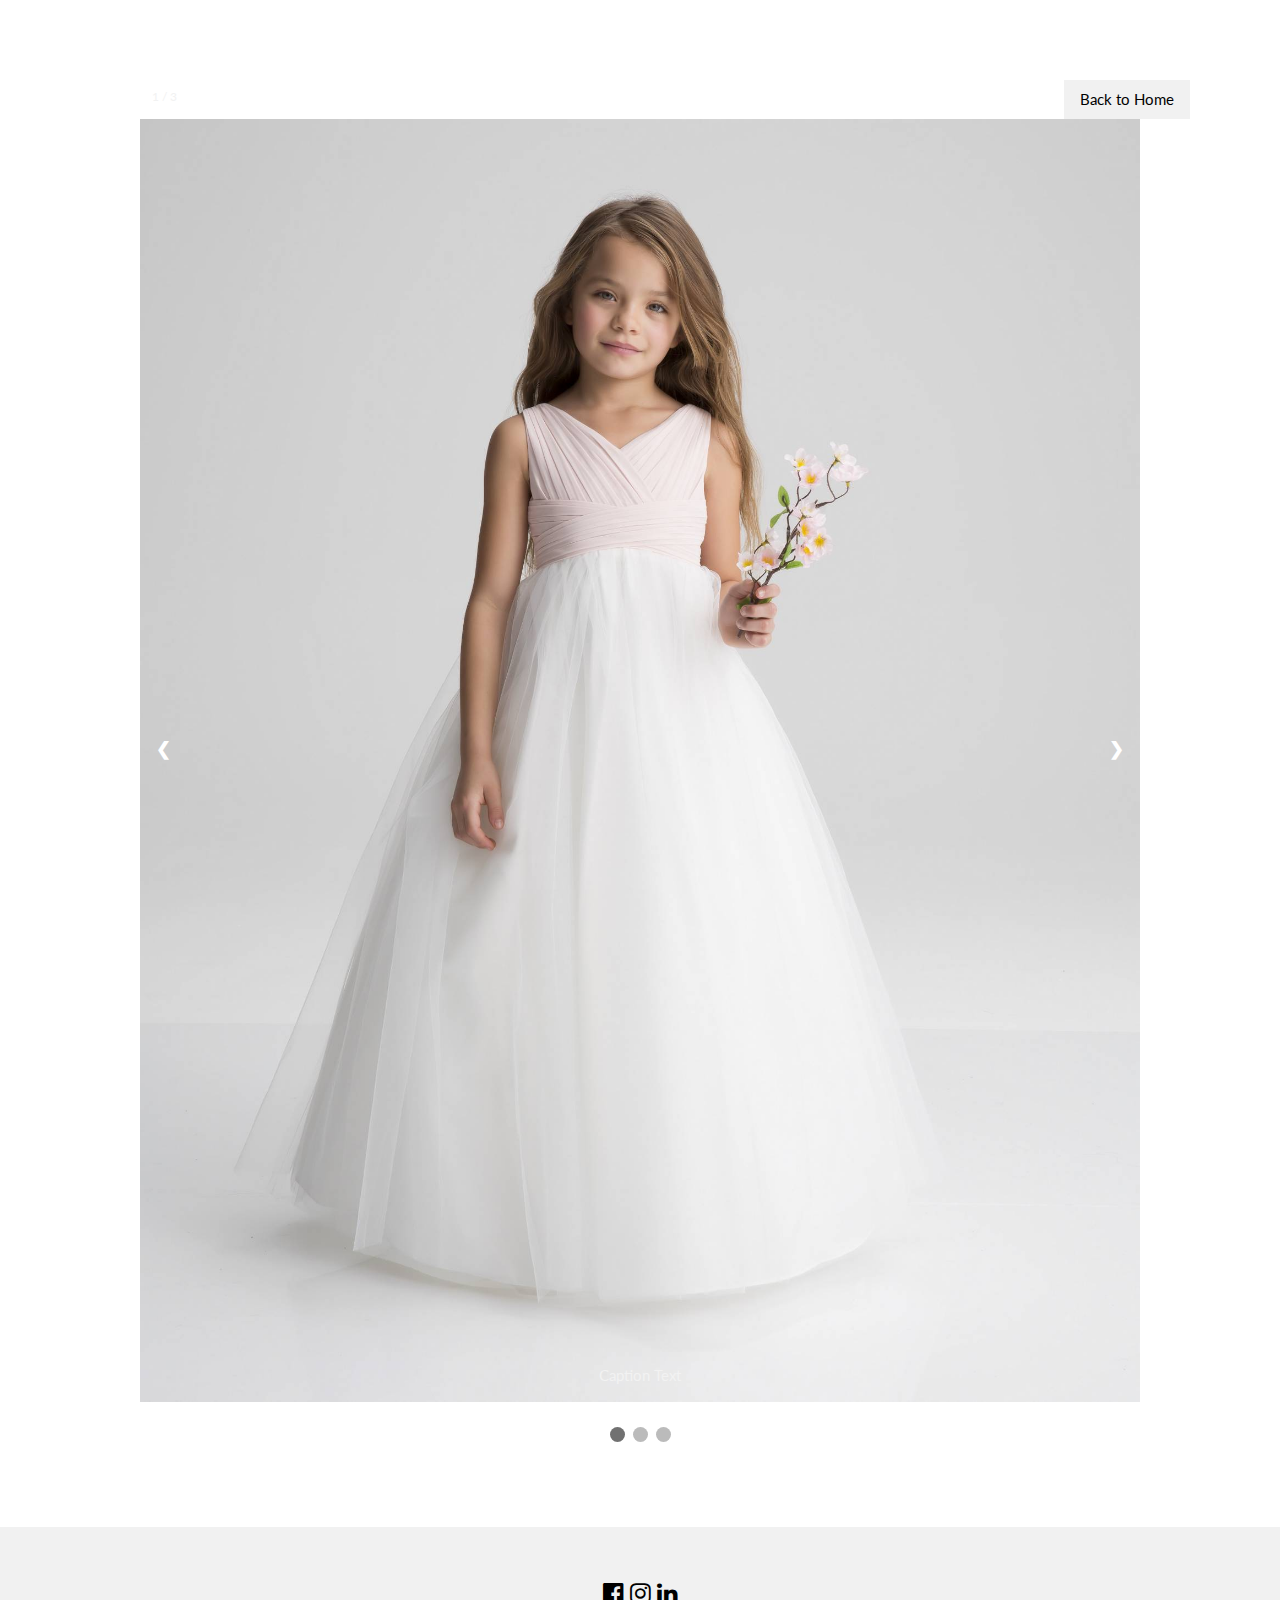
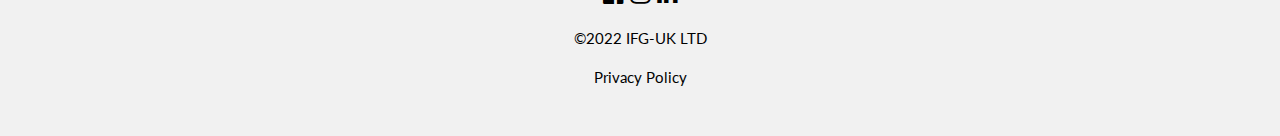
<file: bill_levkoff_images.html>
<!DOCTYPE html>
<html>
<head>
<title>IFG UK - Collections</title>
<meta charset="UTF-8">
<meta name="viewport" content="width=device-width, initial-scale=1">
<link rel="stylesheet" href="w3.css">
<link rel="shortcut icon" type="image/x-icon" href="images/1.ico"/>
<link rel="stylesheet" href="https://fonts.googleapis.com/css?family=Lato">
<link rel="stylesheet" href="https://cdnjs.cloudflare.com/ajax/libs/font-awesome/4.7.0/css/font-awesome.min.css">
<script src="https://ajax.googleapis.com/ajax/libs/jquery/1.7.2/jquery.min.js" type="text/javascript"></script>
<style>
html,body,h1,h2,h3,h4 {font-family:"Lato", sans-serif}
.w3-tag, .fa {cursor:pointer}
.w3-tag {height:15px;width:15px;padding:0;margin-top:6px}
a {text-decoration: none;}

/* Slideshow container */
.slideshow-container {
  max-width: 1000px;
  position: relative;
  margin: auto;
}

/* Next & previous buttons */
.prev, .next {
  cursor: pointer;
  position: absolute;
  top: 50%;
  width: auto;
  padding: 16px;
  margin-top: -22px;
  color: white;
  font-weight: bold;
  font-size: 18px;
  transition: 0.6s ease;
  border-radius: 0 3px 3px 0;
  user-select: none;
}

/* Position the "next button" to the right */
.next {
  right: 0;
  border-radius: 3px 0 0 3px;
}

/* On hover, add a black background color with a little bit see-through */
.prev:hover, .next:hover {
  background-color: rgba(0,0,0,0.8);
}

/* Caption text */
.text {
  color: #f2f2f2;
  font-size: 15px;
  padding: 8px 12px;
  position: absolute;
  bottom: 8px;
  width: 100%;
  text-align: center;
}

/* Number text (1/3 etc) */
.numbertext {
  color: #f2f2f2;
  font-size: 12px;
  padding: 8px 12px;
  position: absolute;
  top: 0;
}

/* The dots/bullets/indicators */
.dot {
  cursor: pointer;
  height: 15px;
  width: 15px;
  margin: 0 2px;
  background-color: #bbb;
  border-radius: 50%;
  display: inline-block;
  transition: background-color 0.6s ease;
}

.active, .dot:hover {
  background-color: #717171;
}

/* Fading animation */
.fade {
  animation-name: fade;
  animation-duration: 1.5s;
}

@keyframes fade {
  from {opacity: .4}
  to {opacity: 1}
}

/* On smaller screens, decrease text size */
@media only screen and (max-width: 300px) {
  .prev, .next,.text {font-size: 11px}
}
</style>

</head>
<body>


<!-- Content -->
<div class="w3-content" style="max-width:1100px;margin-top:80px;margin-bottom:80px">
  <a href="/" style = "float:right;"><button class="w3-button w3-light-grey w3-block">Back to Home</button></a>
  <p></p>


  <div class="slideshow-container">

  <div class="mySlides fade">
    <div class="numbertext">1 / 3</div>
    <img src="images/a1.jpg" style="width:100%">
    <div class="text">Caption Text</div>
  </div>

  <div class="mySlides fade">
    <div class="numbertext">2 / 3</div>
    <img src="images/a2.jpg" style="width:100%">
    <div class="text">Caption Two</div>
  </div>

  <div class="mySlides fade">
    <div class="numbertext">3 / 3</div>
    <img src="images/a3.jpg" style="width:100%">
    <div class="text">Caption Three</div>
  </div>

  <a class="prev" onclick="plusSlides(-1)">❮</a>
  <a class="next" onclick="plusSlides(1)">❯</a>

  </div>
  <br>

  <div style="text-align:center">
    <span class="dot" onclick="currentSlide(1)"></span>
    <span class="dot" onclick="currentSlide(2)"></span>
    <span class="dot" onclick="currentSlide(3)"></span>
  </div>



</div>

<!-- Footer -->
<footer class="w3-container w3-padding-32 w3-light-grey w3-center">
  <div class="w3-xlarge w3-section">
    <i class="fa fa-facebook-official w3-hover-opacity"></i>
    <i class="fa fa-instagram w3-hover-opacity"></i>
    <i class="fa fa-linkedin w3-hover-opacity"></i>
  </div>

  <div class="w3-section">
    <p>&copy;2022 IFG-UK LTD</p>
  </div>

  <div class="w3-section">
    <a href="/privacy_policy.html">Privacy Policy</a>
  </div>

</footer>


<script>

let slideIndex = 1;
showSlides(slideIndex);

function plusSlides(n) {
  showSlides(slideIndex += n);
}

function currentSlide(n) {
  showSlides(slideIndex = n);
}

function showSlides(n) {
  let i;
  let slides = document.getElementsByClassName("mySlides");
  let dots = document.getElementsByClassName("dot");
  if (n > slides.length) {slideIndex = 1}
  if (n < 1) {slideIndex = slides.length}
  for (i = 0; i < slides.length; i++) {
    slides[i].style.display = "none";
  }
  for (i = 0; i < dots.length; i++) {
    dots[i].className = dots[i].className.replace(" active", "");
  }
  slides[slideIndex-1].style.display = "block";
  dots[slideIndex-1].className += " active";
}

</script>


</body>
</html>
</file>
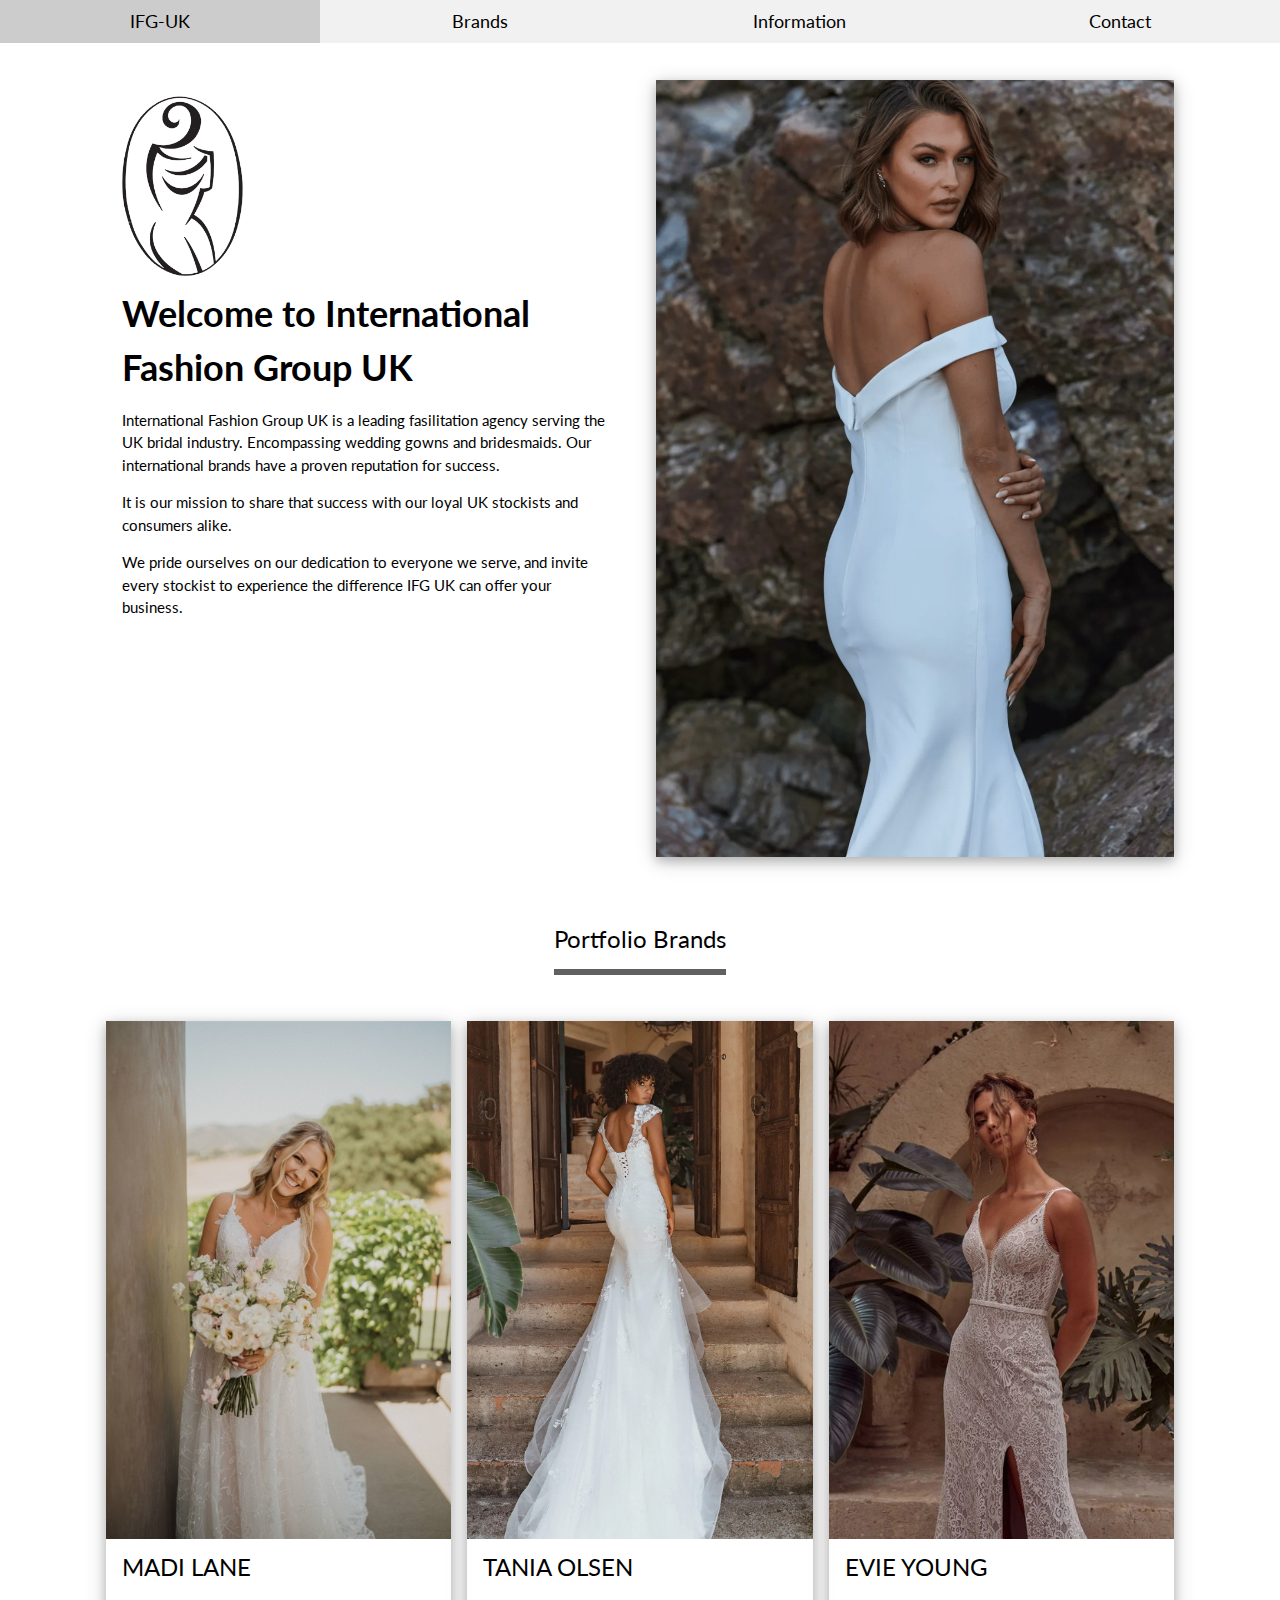
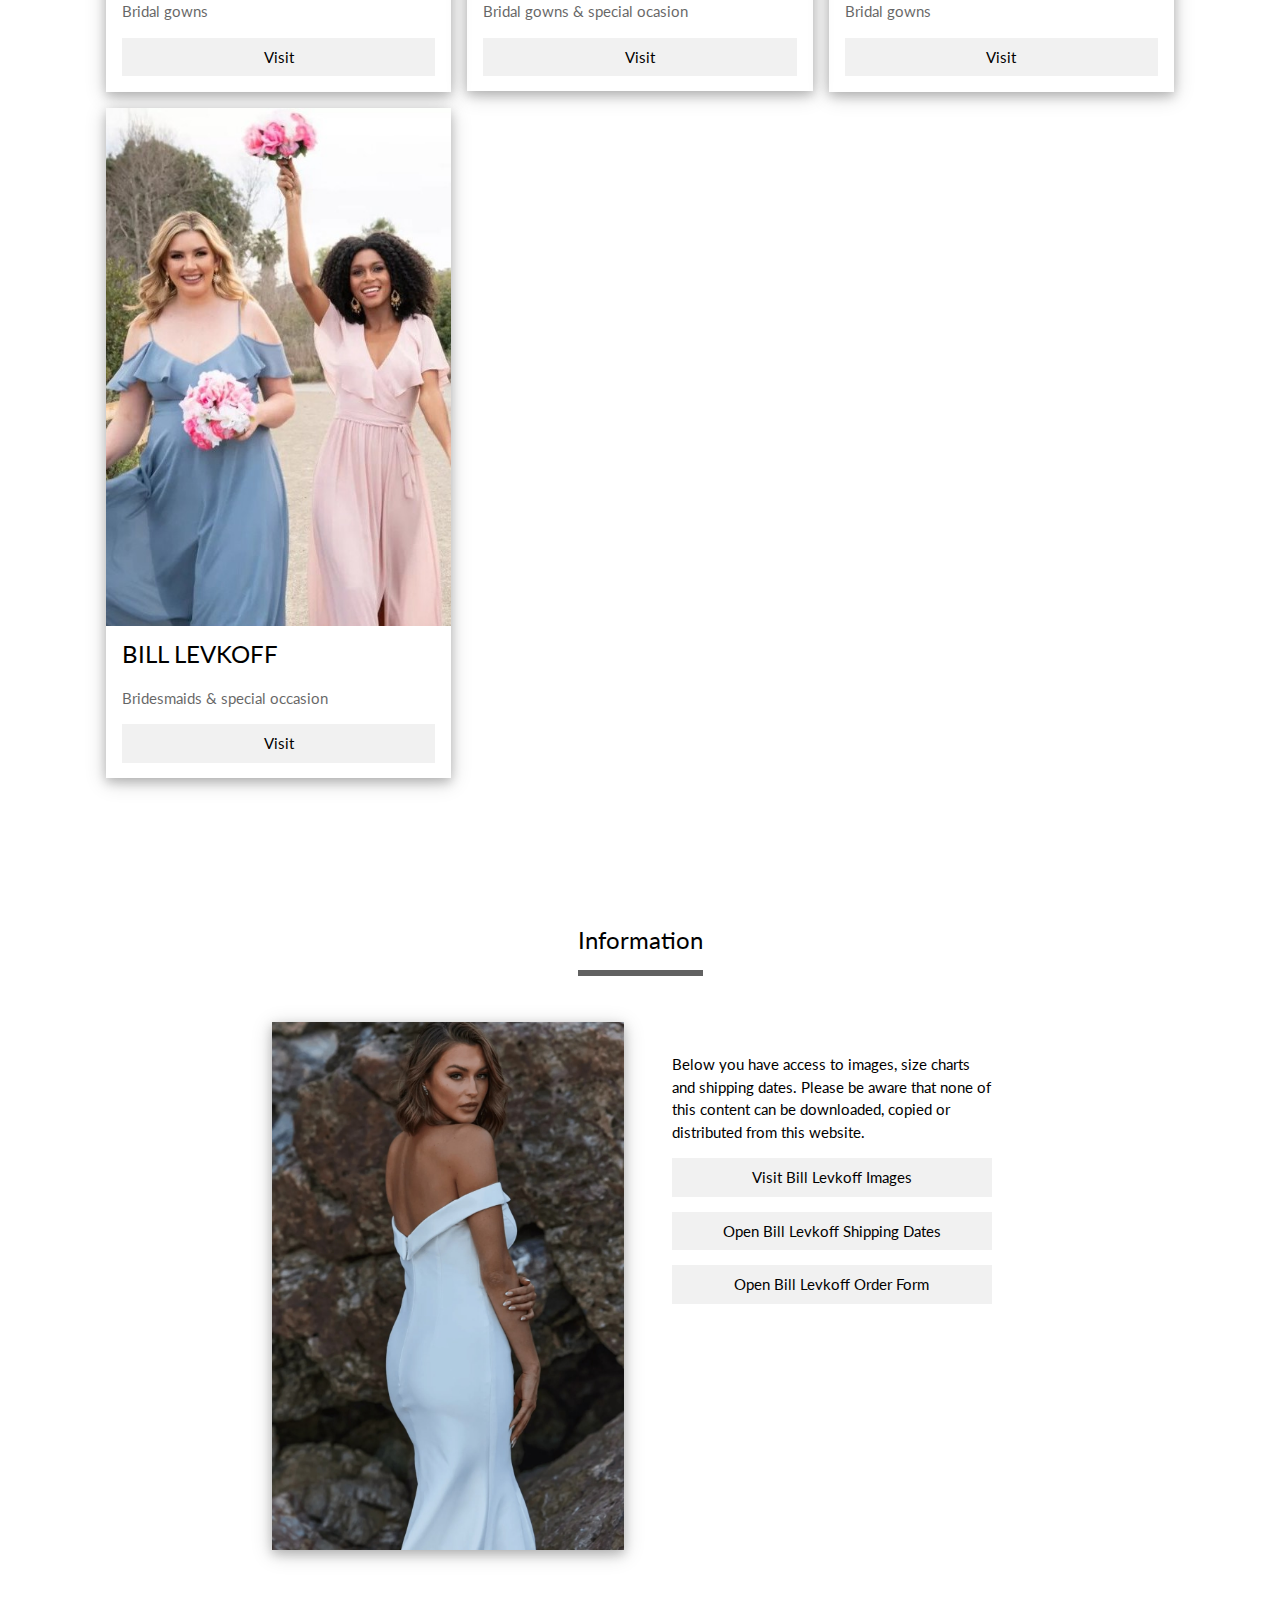
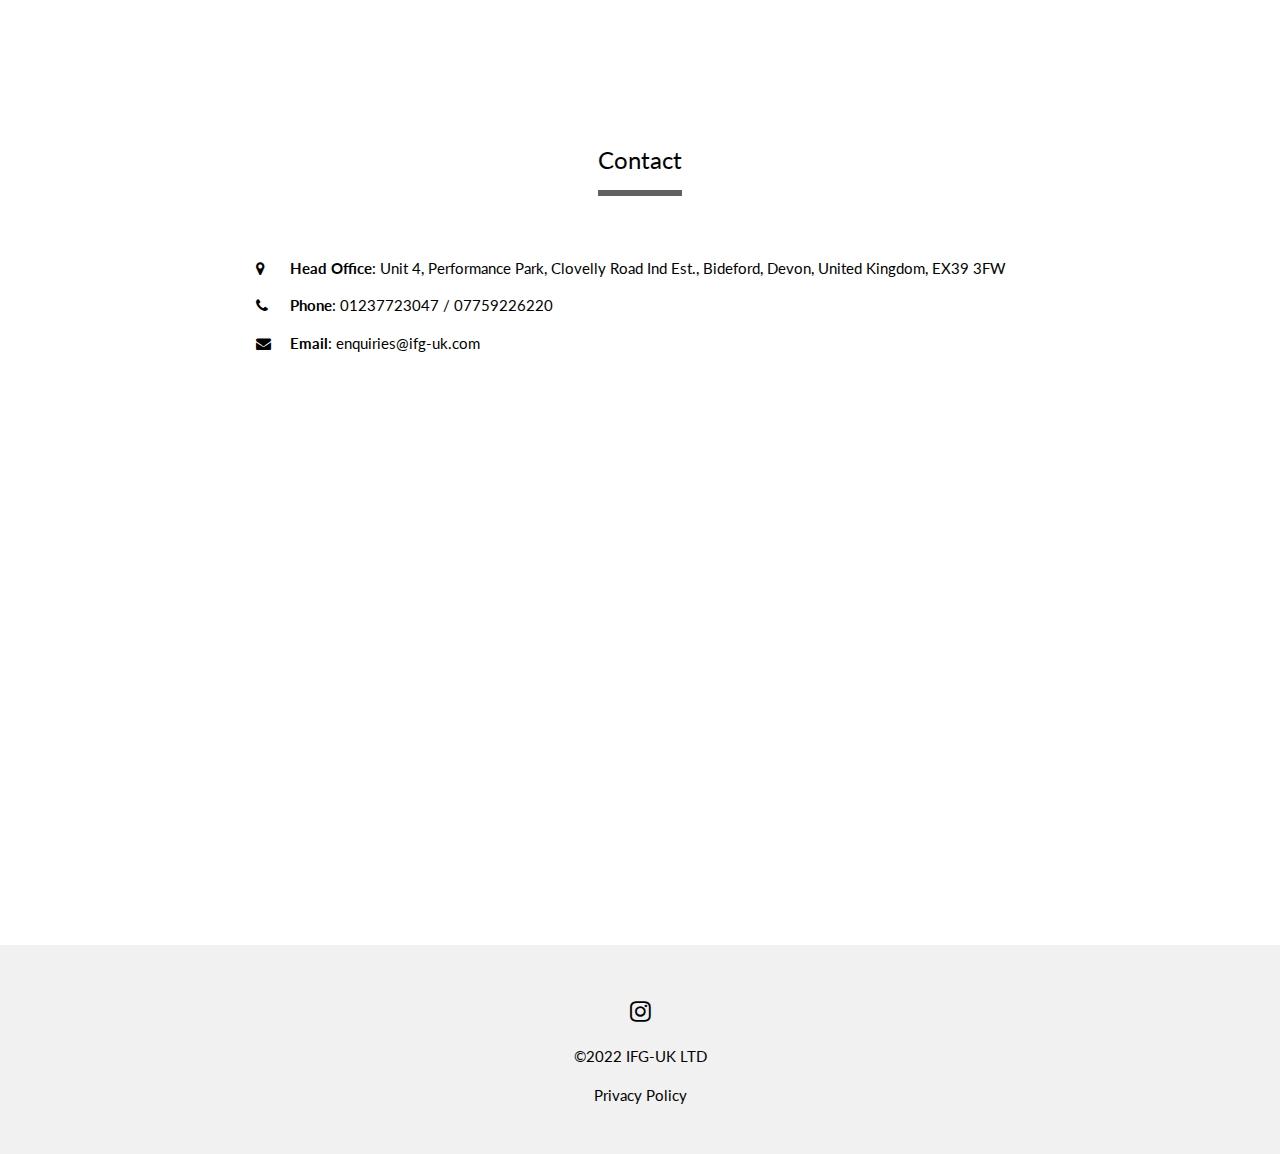
<file: main.html>
<!DOCTYPE html>
<html>
<head>
<title>IFG UK</title>
<meta charset="UTF-8">
<meta name="viewport" content="width=device-width, initial-scale=1">
<link rel="stylesheet" href="w3.css">
<link rel="shortcut icon" type="image/x-icon" href="images/1.ico"/>
<link rel="stylesheet" href="https://fonts.googleapis.com/css?family=Lato">
<link rel="stylesheet" href="https://cdnjs.cloudflare.com/ajax/libs/font-awesome/4.7.0/css/font-awesome.min.css">
<script src="https://ajax.googleapis.com/ajax/libs/jquery/1.7.2/jquery.min.js" type="text/javascript"></script>
<style>
html,body,h1,h2,h3,h4 {font-family:"Lato", sans-serif}
.w3-tag, .fa {cursor:pointer}
.w3-tag {height:15px;width:15px;padding:0;margin-top:6px}
.map-responsive{overflow:hidden;padding-bottom:56.25%;position:relative;height:0;}
.map-responsive iframe{left:0;top:0;height:100%;width:100%;position:absolute;}
a {text-decoration: none;}
#cycler{display: grid; grid-template-columns: 1fr;}
#cycler img{z-index:1;grid-row-start: 1; grid-column-start: 1;}
#cycler img.active{z-index:3}

</style>

</head>
<body>

<!-- Links (sit on top) -->

<div class="w3-top" style = "z-index:9999">
  <div class="w3-row w3-large w3-light-grey">
    <div class="w3-col s3">
    <a href="#" class="w3-button w3-block">IFG-UK</a>
    </div>
    <div class="w3-col s3">
      <a href="#brands" class="w3-button w3-block">Brands</a>
    </div>
    <div class="w3-col s3">
      <a href="#Info" class="w3-button w3-block">Information</a>
    </div>
    <div class="w3-col s3">
      <a href="#contact" class="w3-button w3-block">Contact</a>
    </div>
  </div>
</div>

<!-- Content -->
<div class="w3-content" style="max-width:1100px;margin-top:80px;margin-bottom:80px">

  <div class="w3-half w3-container">
    <div class="w3-panel">
      <img src="images/IFG-LOGO-BLACK.png" style="width:25%">
      <h1><b>Welcome to International Fashion Group UK</b></h1>
      <p>International Fashion Group UK is a leading fasilitation agency serving the UK bridal industry. Encompassing wedding gowns and bridesmaids. Our international brands have a proven reputation for success.</p>
      <p>It is our mission to share that success with our loyal UK stockists and consumers alike.</p>
      <p>We pride ourselves on our dedication to everyone we serve, and invite every stockist to experience the difference IFG UK can offer your business.</p>
    </div>
  </div>

<div class="w3-half w3-container">
  <div class="w3-card-4" id="cycler">
    <img class="active" src="images/1.jpg" style="width:100%"/>
    <img src="images/2.jpg" style="width:100%"/>
    <img src="images/3.jpg"style="width:100%"/>
    <img src="images/4.jpg"style="width:100%"/>
    <img src="images/5.jpg"style="width:100%"/>
    <img src="images/6.jpg"style="width:100%"/>
    <img src="images/7.jpg"style="width:100%"/>
    <img src="images/8.jpg"style="width:100%"/>
    <img src="images/9.jpg"style="width:100%"/>
    <img src="images/10.jpg"style="width:100%"/>
    <img src="images/11.jpg"style="width:100%"/>
    <img src="images/12.jpg"style="width:100%"/>
    <img src="images/13.jpg"style="width:100%"/>
    <img src="images/14.jpg"style="width:100%"/>
    <img src="images/15.jpg"style="width:100%"/>
  </div>
</div>

  <!-- Grid -->
  <div class="w3-row-padding">
    <div class="w3-center w3-padding-64" id="brands">
      <span class="w3-xlarge w3-bottombar w3-border-dark-grey w3-padding-16">Portfolio Brands</span>
    </div>

    <div class="w3-third w3-margin-bottom">
      <div class="w3-card-4">
        <img src="images/madi_example.jpg" alt="MADI LANE" style="width:100%">
        <div class="w3-container">
          <h3>MADI LANE</h3>
          <p class="w3-opacity">Bridal gowns</p>
          <p><a href="https://madilane.com/" target="_blank"><button class="w3-button w3-light-grey w3-block">Visit</button></a></p>
        </div>
      </div>
    </div>

    <div class="w3-third w3-margin-bottom">
      <div class="w3-card-4">
        <img src="images/tania_example.jpg" alt="EVIE YOUNG" style="width:100%">
        <div class="w3-container">
          <h3>TANIA OLSEN</h3>
          <p class="w3-opacity">Bridal gowns & special ocasion</p>
          <p><a href="https://www.taniaolsen.com.au/" target="_blank"><button class="w3-button w3-light-grey w3-block">Visit</button></a></p>
        </div>
      </div>
    </div>

    <div class="w3-third w3-margin-bottom">
      <div class="w3-card-4">
        <img src="images/evie_example.jpg" alt="EVIE YOUNG" style="width:100%">
        <div class="w3-container">
          <h3>EVIE YOUNG</h3>
          <p class="w3-opacity">Bridal gowns</p>
          <p><a href="https://evieyoung.com/" target="_blank"><button class="w3-button w3-light-grey w3-block">Visit</button></a></p>
        </div>
      </div>
    </div>

    <div class="w3-third w3-margin-bottom">
      <div class="w3-card-4">
        <img src="images/bill_example.jpg" alt="John" style="width:100%">
        <div class="w3-container">
          <h3>BILL LEVKOFF</h3>
          <p class="w3-opacity">Bridesmaids & special occasion</p>
          <p><a href="https://www.billlevkoff.com/" target="_blank"><button class="w3-button w3-light-grey w3-block">Visit</button></a></p>
        </div>
      </div>
    </div>




  </div>


    <!-- Contact -->
    <div class="w3-container w3-content w3-padding-64" style="max-width:800px" id="Info">
      <div class="w3-center w3-padding-64">
      <span class="w3-xlarge w3-bottombar w3-border-dark-grey w3-padding-16">Information</span>
      </div>

      <div class="w3-half w3-container">
      <div class="w3-card-4" id="cycler">
        <img src="images/1.jpg" style="width:100%"/>
      </div>
      </div>

      <div class="w3-half w3-container">
        <div class="w3-panel">
          <p>Below you have access to images, size charts and shipping dates. Please be aware that none of this content can be downloaded, copied or distributed from this website.</p>
          <p><a href="bill_levkoff_images.html" target="_blank"><button class="w3-button w3-light-grey w3-block">Visit Bill Levkoff Images</button></a></p>
          <p><a href="docs/Bill-Levkoff-Shipping-Dates2022.pdf" target="_blank"><button class="w3-button w3-light-grey w3-block">Open Bill Levkoff Shipping Dates</button></a></p>
          <p><a href="docs/Bill-Levkoff-Order-Form.pdf" target="_blank"><button class="w3-button w3-light-grey w3-block">Open Bill Levkoff Order Form</button></a></p>
        </div>
      </div>

    </div>

  <!-- Contact -->
  <div class="w3-container w3-content w3-padding-64" style="max-width:800px" id="contact">
    <div class="w3-center w3-padding-64">
    <span class="w3-xlarge w3-bottombar w3-border-dark-grey w3-padding-16">Contact</span>
    </div>
    <div class="w3-row">
        <p></p>
        <i class="fa fa-map-marker" style="width:30px"></i> <b>Head Office</b>: Unit 4, Performance Park, Clovelly Road Ind Est., Bideford, Devon, United Kingdom, EX39 3FW
        <p></p>
        <i class="fa fa-phone" style="width:30px"></i> <b>Phone</b>: 01237723047 / 07759226220
        <p></p>
        <i class="fa fa-envelope" style="width:30px"> </i> <b>Email</b>: <a href = "mailto: enquiries@ifg-uk.com">enquiries@ifg-uk.com</a>
        <p></p>
    </div>
    <div class="w3-row">
      <div class="map-responsive">
        <iframe src="https://www.google.com/maps/embed?pb=!1m18!1m12!1m3!1d2510.3266641539794!2d-4.238004682556151!3d51.01011370000001!2m3!1f0!2f0!3f0!3m2!1i1024!2i768!4f13.1!3m3!1m2!1s0x486c3fa3942e21a7%3A0xf4837e81321ec7af!2sIFG-UK!5e0!3m2!1ses!2suk!4v1658933066965!5m2!1sen!2sus" width="600" height = "400" style="border:0;" allowfullscreen="" loading="lazy" referrerpolicy="no-referrer-when-downgrade"></iframe>
      </div>
    </div>
  </div>


</div>

<!-- Footer -->
<footer class="w3-container w3-padding-32 w3-light-grey w3-center">
  <div class="w3-xlarge w3-section">
    <a href="https://www.instagram.com/internationalfashiongroup_uk/" target="_blank"><i class="fa fa-instagram w3-hover-opacity"></i></a>
  </div>

  <div class="w3-section">
    <p>&copy;2022 IFG-UK LTD</p>
  </div>

  <div class="w3-section">
    <a href="/privacy_policy.html">Privacy Policy</a>
  </div>

</footer>


<script>

function cycleImages(){
      var $active = $('#cycler .active');
      var $next = ($active.next().length > 0) ? $active.next() : $('#cycler img:first');
      $next.css('z-index',2);//move the next image up the pile
      $active.fadeOut(1500,function(){//fade out the top image
	  $active.css('z-index',1).show().removeClass('active');//reset the z-index and unhide the image
          $next.css('z-index',3).addClass('active');//make the next image the top one
      });
    }

$(document).ready(function(){
// run every 4s
setInterval('cycleImages()', 4000);
})

</script>


</body>
</html>
</file>
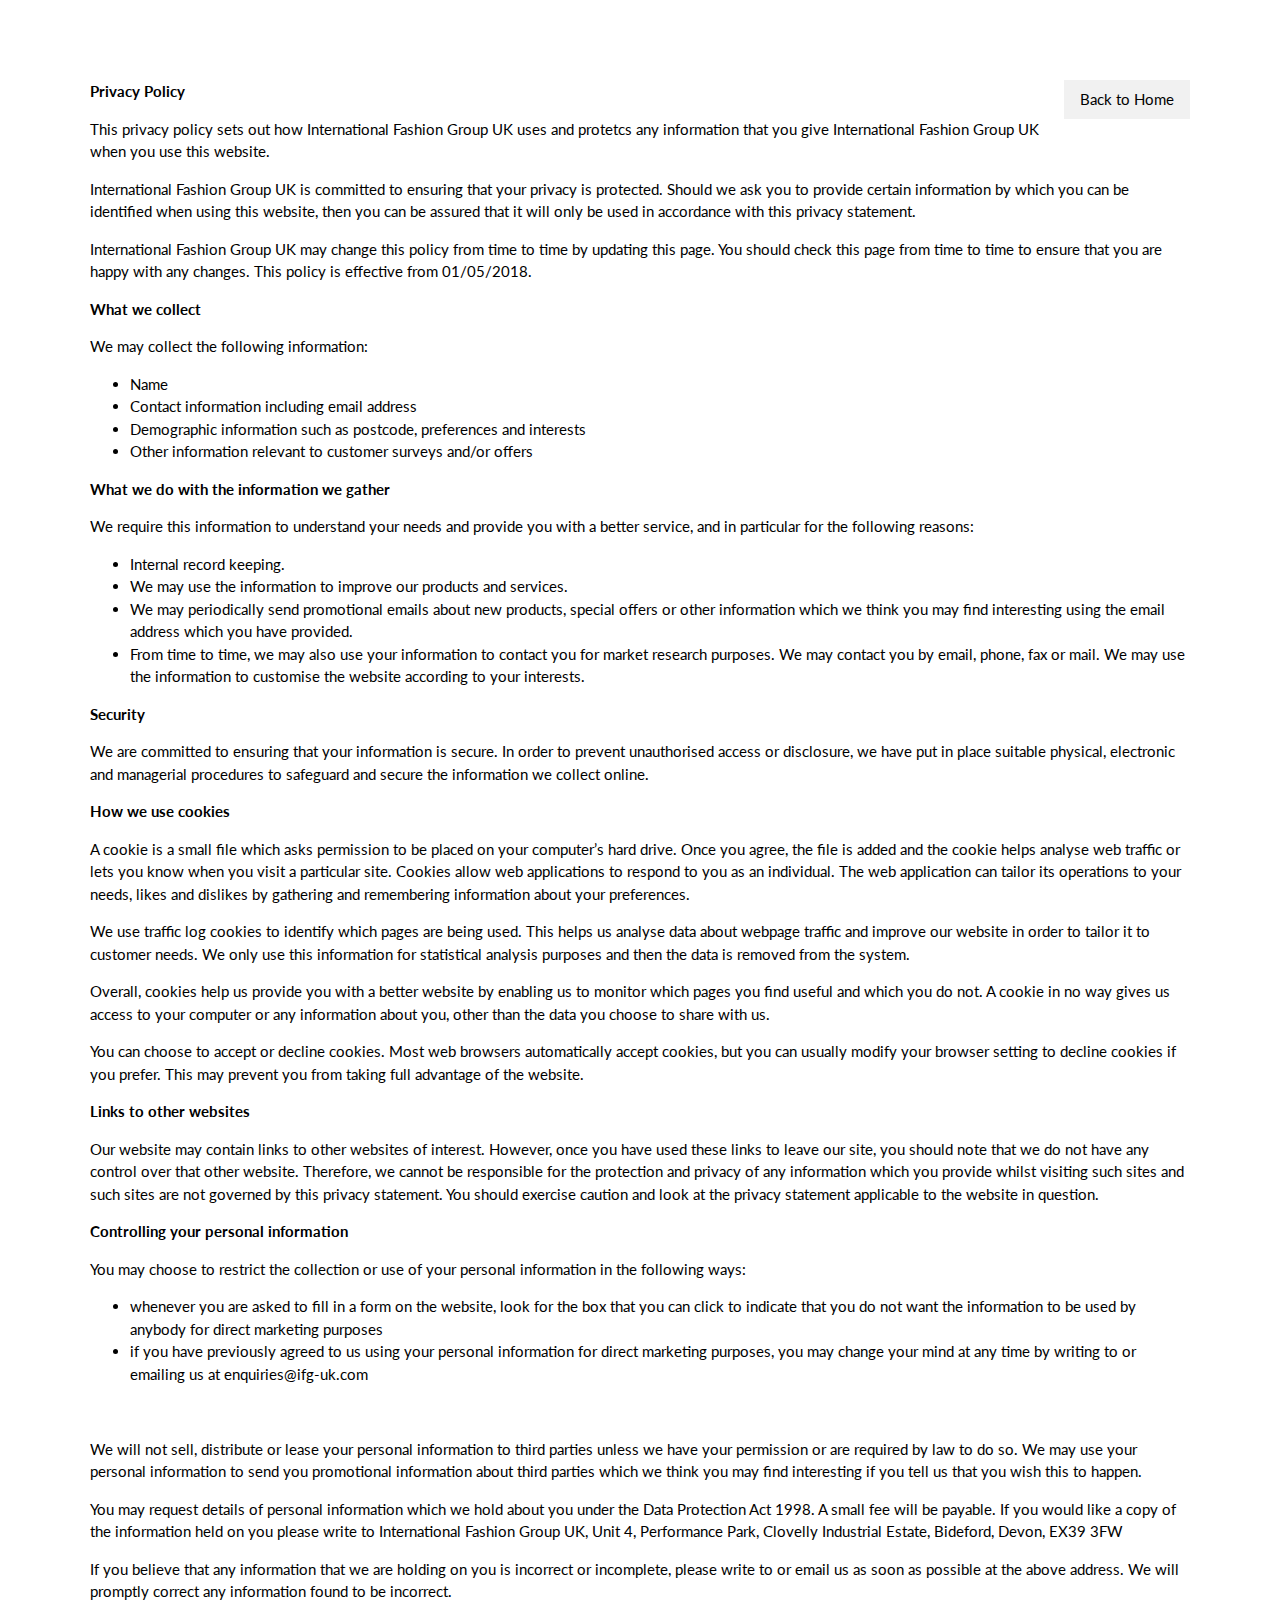
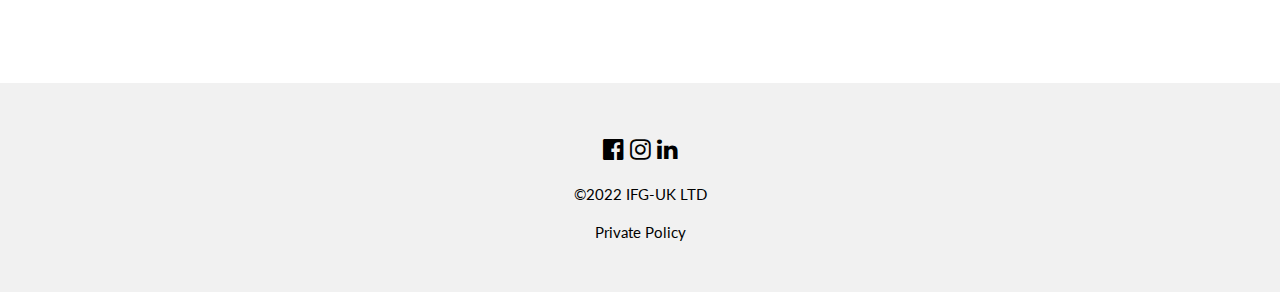
<file: privacy_policy.html>
<!DOCTYPE html>
<html>
<head>
  <title>IFG UK - Privacy Policy</title>
  <meta charset="UTF-8">
  <meta name="viewport" content="width=device-width, initial-scale=1">
  <link rel="stylesheet" href="https://www.w3schools.com/w3css/4/w3.css">
  <link rel="stylesheet" href="https://fonts.googleapis.com/css?family=Lato">
  <link rel="stylesheet" href="https://cdnjs.cloudflare.com/ajax/libs/font-awesome/4.7.0/css/font-awesome.min.css">
  <link rel="shortcut icon" type="image/x-icon" href="images/1.ico"/>
  <style>
  a{text-decoration: none;}
  html,body,h1,h2,h3,h4 {font-family:"Lato", sans-serif}
  .mySlides {display:none}
  .w3-tag, .fa {cursor:pointer}
  .w3-tag {height:15px;width:15px;padding:0;margin-top:6px}
  .map-responsive{overflow:hidden;padding-bottom:56.25%;position:relative;height:0;}
  .map-responsive iframe{left:0;top:0;height:100%;width:100%;position:absolute;}
</style>
</head>

<body>

  <!-- Content -->
  <div class="w3-content" style="max-width:1100px;margin-top:80px;margin-bottom:80px">

    <a href="/" style = "float:right;"><button class="w3-button w3-light-grey w3-block">Back to Home</button></a>
    <p></p>

    <p><strong></p>Privacy Policy</strong></p>
    <p>This privacy policy sets out how International Fashion Group UK uses and protetcs any information that you give International Fashion Group UK when you use this website.</p>
    <p>International Fashion Group UK is committed to ensuring that your privacy is protected. Should we ask you to provide certain information by which you can be identified when using this website, then you can be assured that it will only be used in accordance with this privacy statement.</p>
    <p>International Fashion Group UK may change this policy from time to time by updating this page. You should check this page from time to time to ensure that you are happy with any changes. This policy is effective from 01/05/2018.</p>

    <p><strong>What we collect</strong></p>
    <p>We may collect the following information:</p>
    <ul>
      <li>Name</li>
      <li>Contact information including email address</li>
      <li>Demographic information such as postcode, preferences and interests</li>
      <li>Other information relevant to customer surveys and/or offers</li>
    </ul>



    <p><strong>What we do with the information we gather</strong></p>
    <p>We require this information to understand your needs and provide you with a better service, and in particular for the following reasons:</p>
    <ul>
      <li>Internal record keeping.</li>
      <li>We may use the information to improve our products and services.</li>
      <li>We may periodically send promotional emails about new products, special offers or other information which we think you may find interesting using the email address which you have provided.</li>
      <li>From time to time, we may also use your information to contact you for market research purposes. We may contact you by email, phone, fax or mail. We may use the information to customise the website according to your interests.</li>
    </ul>
    <p><strong>Security</strong></p>
    <p>We are committed to ensuring that your information is secure. In order to prevent unauthorised access or disclosure, we have put in place suitable physical, electronic and managerial procedures to safeguard and secure the information we collect online.</p>
    <p><strong>How we use cookies</strong></p>
    <p>A cookie is a small file which asks permission to be placed on your computer&#8217;s hard drive. Once you agree, the file is added and the cookie helps analyse web traffic or lets you know when you visit a particular site. Cookies allow web applications to respond to you as an individual. The web application can tailor its operations to your needs, likes and dislikes by gathering and remembering information about your preferences.</p>
    <p>We use traffic log cookies to identify which pages are being used. This helps us analyse data about webpage traffic and improve our website in order to tailor it to customer needs. We only use this information for statistical analysis purposes and then the data is removed from the system.</p>
    <p>Overall, cookies help us provide you with a better website by enabling us to monitor which pages you find useful and which you do not. A cookie in no way gives us access to your computer or any information about you, other than the data you choose to share with us.</p>
    <p>You can choose to accept or decline cookies. Most web browsers automatically accept cookies, but you can usually modify your browser setting to decline cookies if you prefer. This may prevent you from taking full advantage of the website.</p>
    <p><strong>Links to other websites</strong></p>
    <p>Our website may contain links to other websites of interest. However, once you have used these links to leave our site, you should note that we do not have any control over that other website. Therefore, we cannot be responsible for the protection and privacy of any information which you provide whilst visiting such sites and such sites are not governed by this privacy statement. You should exercise caution and look at the privacy statement applicable to the website in question.</p>
    <p><strong>Controlling your personal information</strong></p>
    <p>You may choose to restrict the collection or use of your personal information in the following ways:</p>
    <ul>
      <li>whenever you are asked to fill in a form on the website, look for the box that you can click to indicate that you do not want the information to be used by anybody for direct marketing purposes</li>
      <li>if you have previously agreed to us using your personal information for direct marketing purposes, you may change your mind at any time by writing to or emailing us at <a href="mailto:enquiries@ifg-uk.com">enquiries@ifg-uk.com</a></li>
    </ul>
    <p>&nbsp;</p>
    <p>We will not sell, distribute or lease your personal information to third parties unless we have your permission or are required by law to do so. We may use your personal information to send you promotional information about third parties which we think you may find interesting if you tell us that you wish this to happen.</p>
    <p>You may request details of personal information which we hold about you under the Data Protection Act 1998. A small fee will be payable. If you would like a copy of the information held on you please write to International Fashion Group UK, Unit 4, Performance Park, Clovelly Industrial Estate, Bideford, Devon, EX39 3FW</p>
    <p>If you believe that any information that we are holding on you is incorrect or incomplete, please write to or email us as soon as possible at the above address. We will promptly correct any information found to be incorrect.</p>

  </div>
  <!-- Footer -->
  <footer class="w3-container w3-padding-32 w3-light-grey w3-center">
    <div class="w3-xlarge w3-section">
      <i class="fa fa-facebook-official w3-hover-opacity"></i>
      <i class="fa fa-instagram w3-hover-opacity"></i>
      <i class="fa fa-linkedin w3-hover-opacity"></i>
    </div>

    <div class="w3-section">
      <p>&copy;2022 IFG-UK LTD</p>
    </div>
    <div class="w3-section">
      <a href="privacy_policy.html">Private Policy</a>
    </div>

  </footer>

  <script>
  // Slideshow
  var slideIndex = 1;
  showDivs(slideIndex);

  function plusDivs(n) {
    showDivs(slideIndex += n);
  }

  function currentDiv(n) {
    showDivs(slideIndex = n);
  }

  function showDivs(n) {
    var i;
    var x = document.getElementsByClassName("mySlides");
    var dots = document.getElementsByClassName("demodots");
    if (n > x.length) {slideIndex = 1}
    if (n < 1) {slideIndex = x.length} ;
    for (i = 0; i < x.length; i++) {
      x[i].style.display = "none";
    }
    for (i = 0; i < dots.length; i++) {
      dots[i].className = dots[i].className.replace(" w3-white", "");
    }
    x[slideIndex-1].style.display = "block";
    dots[slideIndex-1].className += " w3-white";
  }
</script>

</body>
</html>
</file>
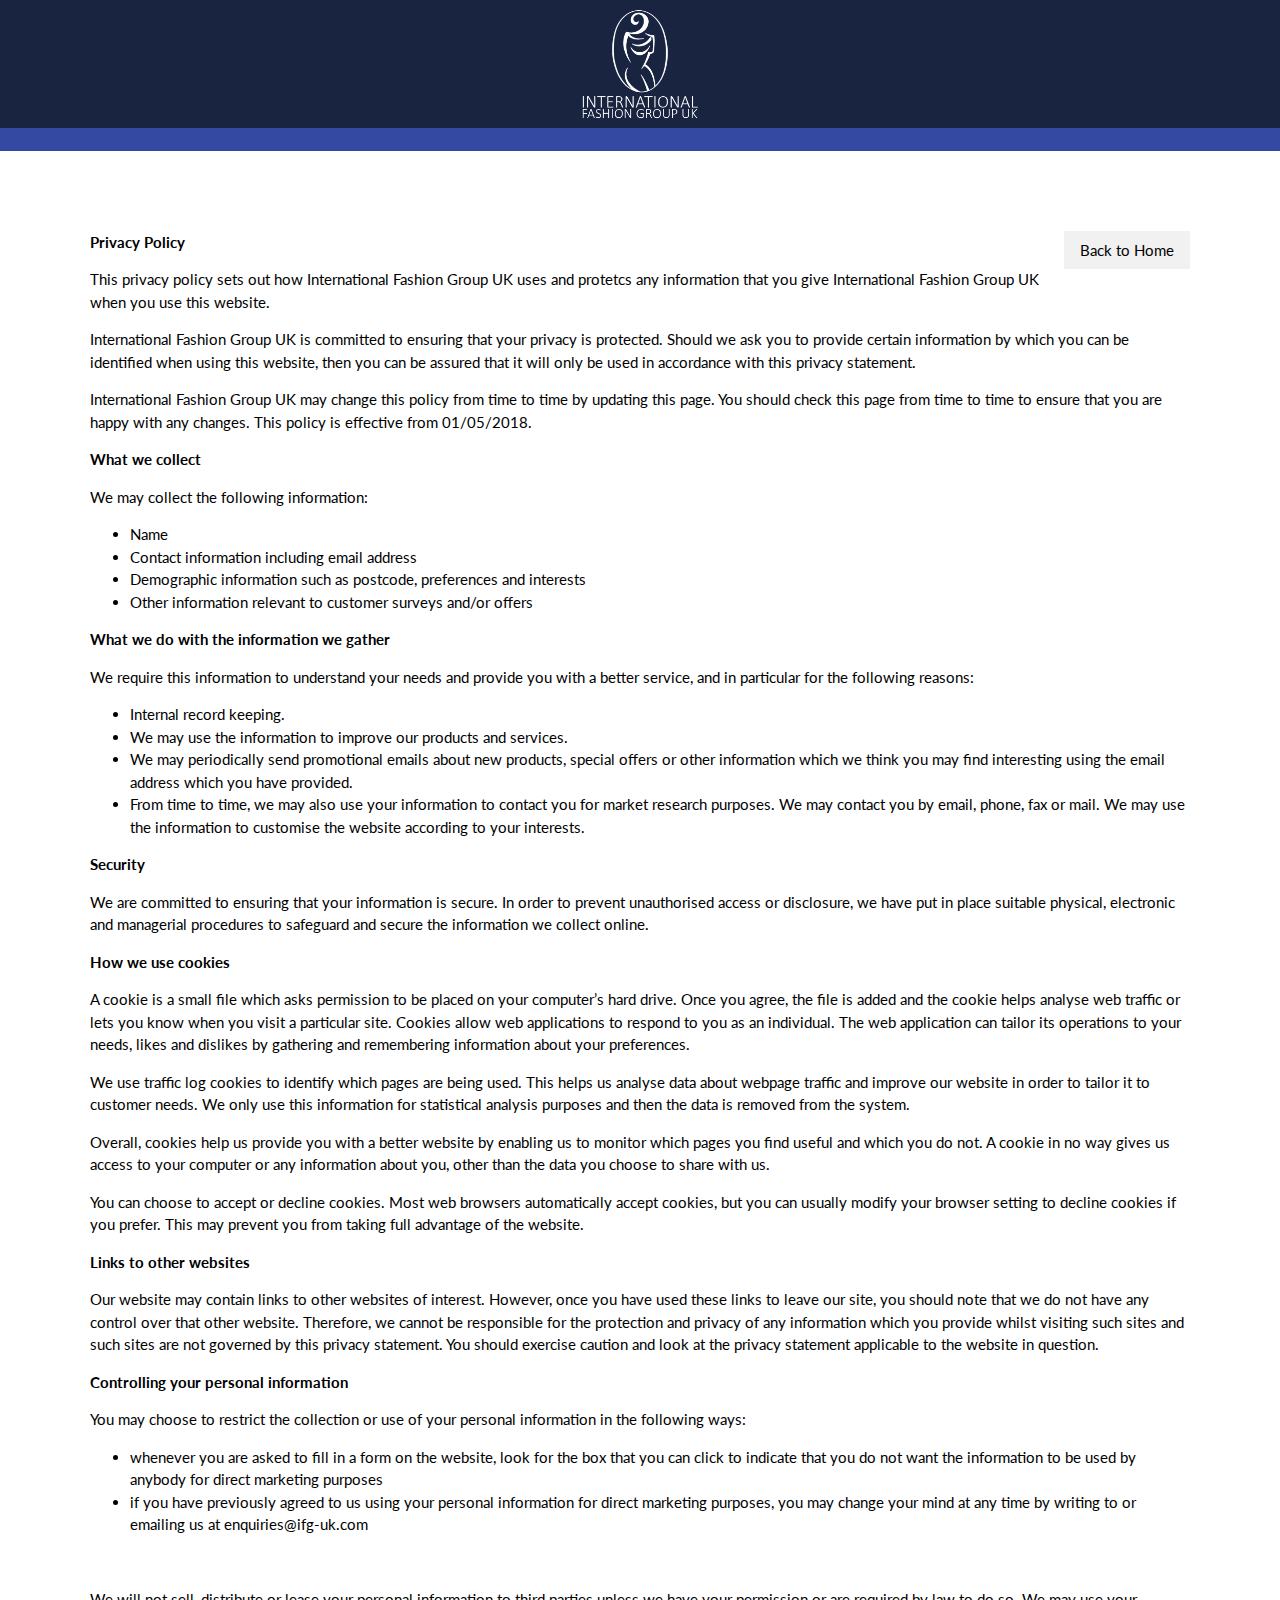
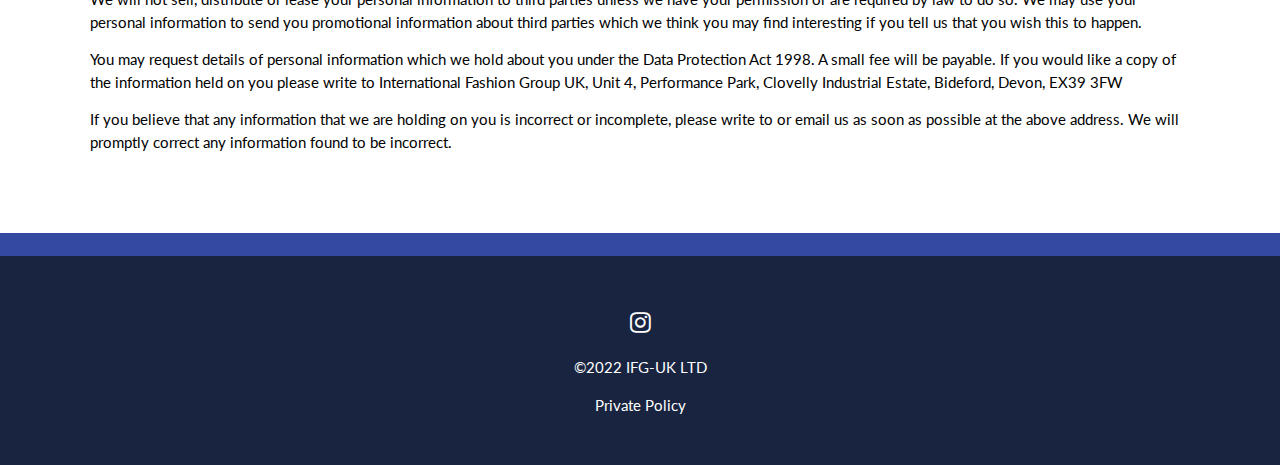
<file: public/privacy_policy.html>
<!DOCTYPE html>
<html>
<head>
  <title>IFG UK - Privacy Policy</title>
  <meta charset="UTF-8">
  <meta name="viewport" content="width=device-width, initial-scale=1">
  <link rel="stylesheet" href="https://www.w3schools.com/w3css/4/w3.css">
  <link rel="stylesheet" href="https://fonts.googleapis.com/css?family=Lato">
  <link rel="stylesheet" href="https://cdnjs.cloudflare.com/ajax/libs/font-awesome/4.7.0/css/font-awesome.min.css">
  <link rel="shortcut icon" type="image/x-icon" href="images/1.ico"/>
  <style>
  a{text-decoration: none;}
  html,body,h1,h2,h3,h4 {font-family:"Lato", sans-serif}
  .mySlides {display:none}
  .w3-tag, .fa {cursor:pointer}
  .w3-tag {height:15px;width:15px;padding:0;margin-top:6px}
  .map-responsive{overflow:hidden;padding-bottom:56.25%;position:relative;height:0;}
  .map-responsive iframe{left:0;top:0;height:100%;width:100%;position:absolute;}
</style>
</head>

<body>


  <div style="background: #182440; margin-bottom:0px;">
    <div style="text-align: center;">
      <img class="center" src="images\ifg-uk-logo-with-text-white.png" style="width:10%;"/>
    </div>
  </div>

  <div style="background:#3349a2; margin-top:0px;"> &nbsp; </div>
  <!-- Content -->
  <div class="w3-content" style="max-width:1100px;margin-top:80px;margin-bottom:80px">

    <a href="/" style = "float:right;"><button class="w3-button w3-light-grey w3-block">Back to Home</button></a>
    <p></p>

    <p><strong></p>Privacy Policy</strong></p>
    <p>This privacy policy sets out how International Fashion Group UK uses and protetcs any information that you give International Fashion Group UK when you use this website.</p>
    <p>International Fashion Group UK is committed to ensuring that your privacy is protected. Should we ask you to provide certain information by which you can be identified when using this website, then you can be assured that it will only be used in accordance with this privacy statement.</p>
    <p>International Fashion Group UK may change this policy from time to time by updating this page. You should check this page from time to time to ensure that you are happy with any changes. This policy is effective from 01/05/2018.</p>

    <p><strong>What we collect</strong></p>
    <p>We may collect the following information:</p>
    <ul>
      <li>Name</li>
      <li>Contact information including email address</li>
      <li>Demographic information such as postcode, preferences and interests</li>
      <li>Other information relevant to customer surveys and/or offers</li>
    </ul>



    <p><strong>What we do with the information we gather</strong></p>
    <p>We require this information to understand your needs and provide you with a better service, and in particular for the following reasons:</p>
    <ul>
      <li>Internal record keeping.</li>
      <li>We may use the information to improve our products and services.</li>
      <li>We may periodically send promotional emails about new products, special offers or other information which we think you may find interesting using the email address which you have provided.</li>
      <li>From time to time, we may also use your information to contact you for market research purposes. We may contact you by email, phone, fax or mail. We may use the information to customise the website according to your interests.</li>
    </ul>
    <p><strong>Security</strong></p>
    <p>We are committed to ensuring that your information is secure. In order to prevent unauthorised access or disclosure, we have put in place suitable physical, electronic and managerial procedures to safeguard and secure the information we collect online.</p>
    <p><strong>How we use cookies</strong></p>
    <p>A cookie is a small file which asks permission to be placed on your computer&#8217;s hard drive. Once you agree, the file is added and the cookie helps analyse web traffic or lets you know when you visit a particular site. Cookies allow web applications to respond to you as an individual. The web application can tailor its operations to your needs, likes and dislikes by gathering and remembering information about your preferences.</p>
    <p>We use traffic log cookies to identify which pages are being used. This helps us analyse data about webpage traffic and improve our website in order to tailor it to customer needs. We only use this information for statistical analysis purposes and then the data is removed from the system.</p>
    <p>Overall, cookies help us provide you with a better website by enabling us to monitor which pages you find useful and which you do not. A cookie in no way gives us access to your computer or any information about you, other than the data you choose to share with us.</p>
    <p>You can choose to accept or decline cookies. Most web browsers automatically accept cookies, but you can usually modify your browser setting to decline cookies if you prefer. This may prevent you from taking full advantage of the website.</p>
    <p><strong>Links to other websites</strong></p>
    <p>Our website may contain links to other websites of interest. However, once you have used these links to leave our site, you should note that we do not have any control over that other website. Therefore, we cannot be responsible for the protection and privacy of any information which you provide whilst visiting such sites and such sites are not governed by this privacy statement. You should exercise caution and look at the privacy statement applicable to the website in question.</p>
    <p><strong>Controlling your personal information</strong></p>
    <p>You may choose to restrict the collection or use of your personal information in the following ways:</p>
    <ul>
      <li>whenever you are asked to fill in a form on the website, look for the box that you can click to indicate that you do not want the information to be used by anybody for direct marketing purposes</li>
      <li>if you have previously agreed to us using your personal information for direct marketing purposes, you may change your mind at any time by writing to or emailing us at <a href="mailto:enquiries@ifg-uk.com">enquiries@ifg-uk.com</a></li>
    </ul>
    <p>&nbsp;</p>
    <p>We will not sell, distribute or lease your personal information to third parties unless we have your permission or are required by law to do so. We may use your personal information to send you promotional information about third parties which we think you may find interesting if you tell us that you wish this to happen.</p>
    <p>You may request details of personal information which we hold about you under the Data Protection Act 1998. A small fee will be payable. If you would like a copy of the information held on you please write to International Fashion Group UK, Unit 4, Performance Park, Clovelly Industrial Estate, Bideford, Devon, EX39 3FW</p>
    <p>If you believe that any information that we are holding on you is incorrect or incomplete, please write to or email us as soon as possible at the above address. We will promptly correct any information found to be incorrect.</p>

  </div>
  <!-- Footer -->
  <div style="background:#3349a2; margin-top:0px;"> &nbsp; </div>
  <footer class="w3-container w3-padding-32 w3-center" style="background: #182440;color: white;">
    <div class="w3-xlarge w3-section">
      <a href="https://www.instagram.com/internationalfashiongroup_uk/" target="_blank"><i class="fa fa-instagram w3-hover-opacity"></i></a>
    </div>
    <div class="w3-section">
      <p>&copy;2022 IFG-UK LTD</p>
    </div>
    <div class="w3-section">
      <a href="privacy_policy.html">Private Policy</a>
    </div>

  </footer>



</body>
</html>
</file>
